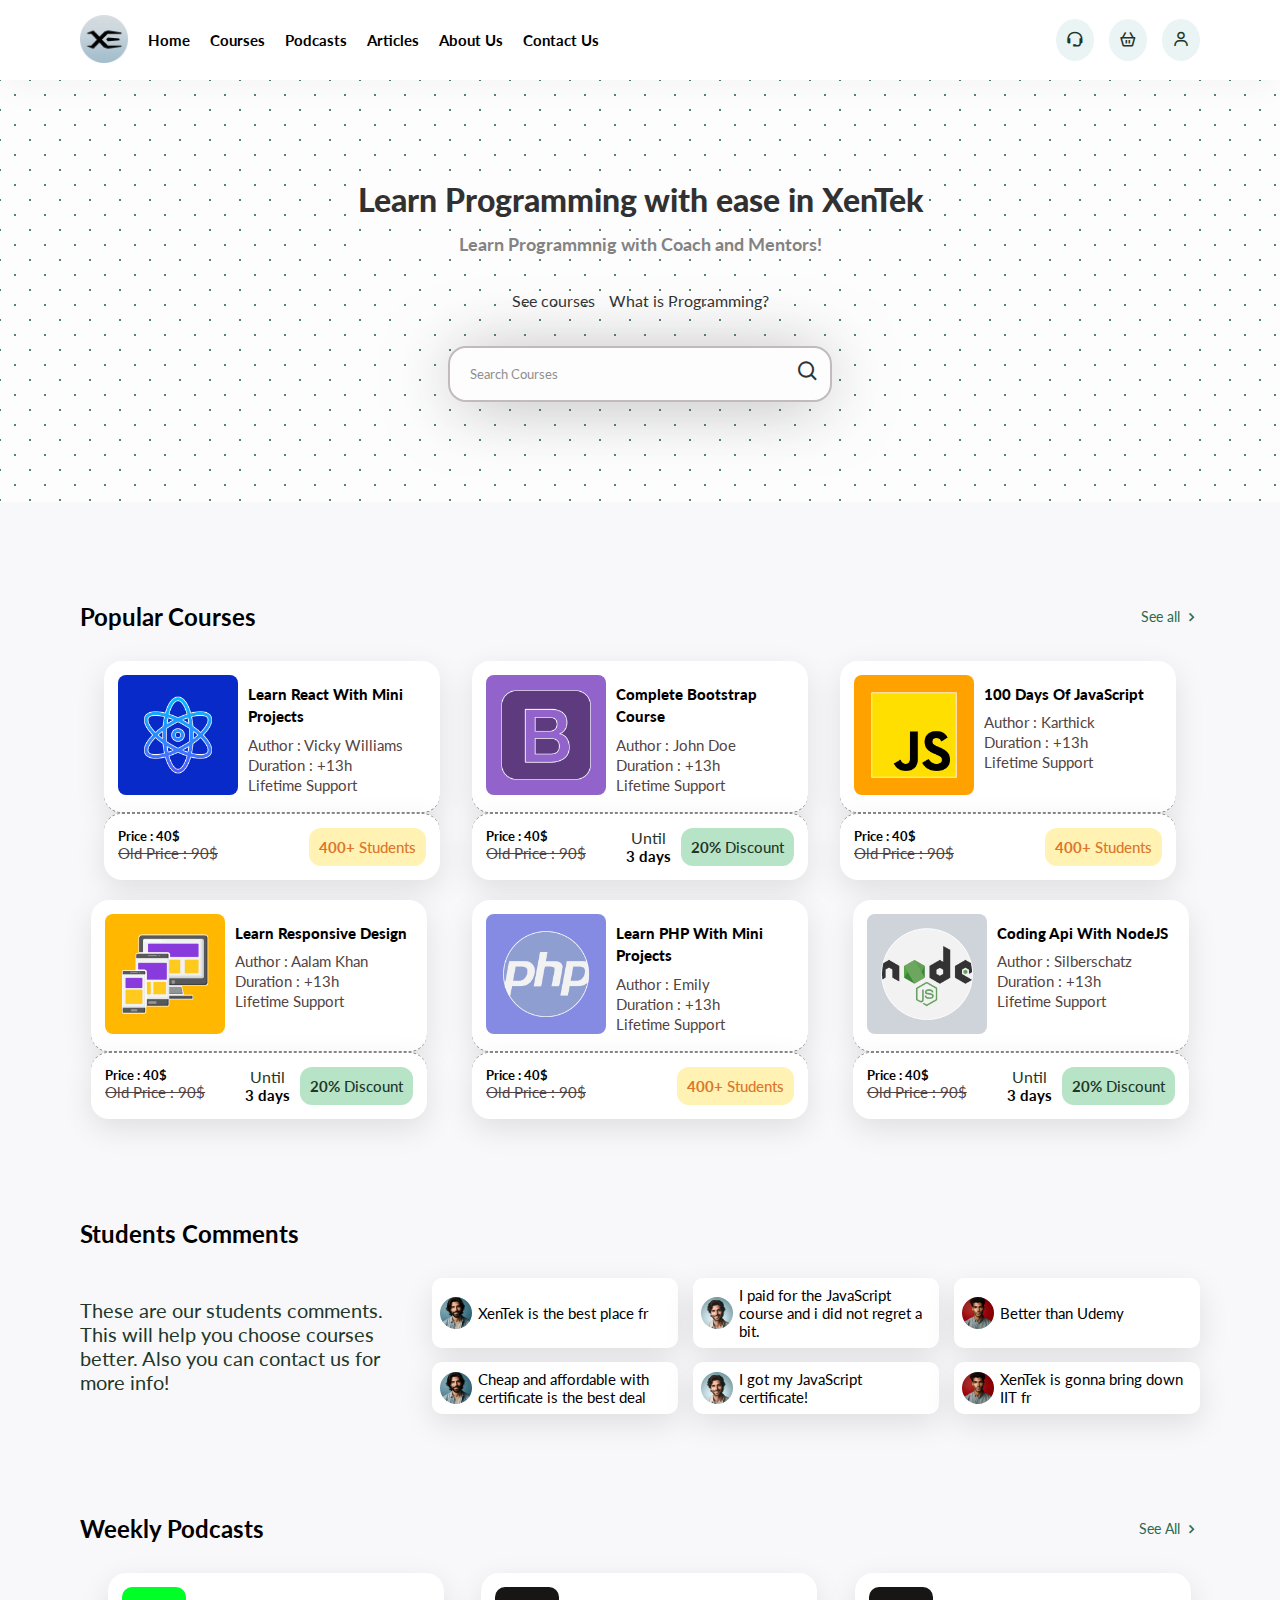
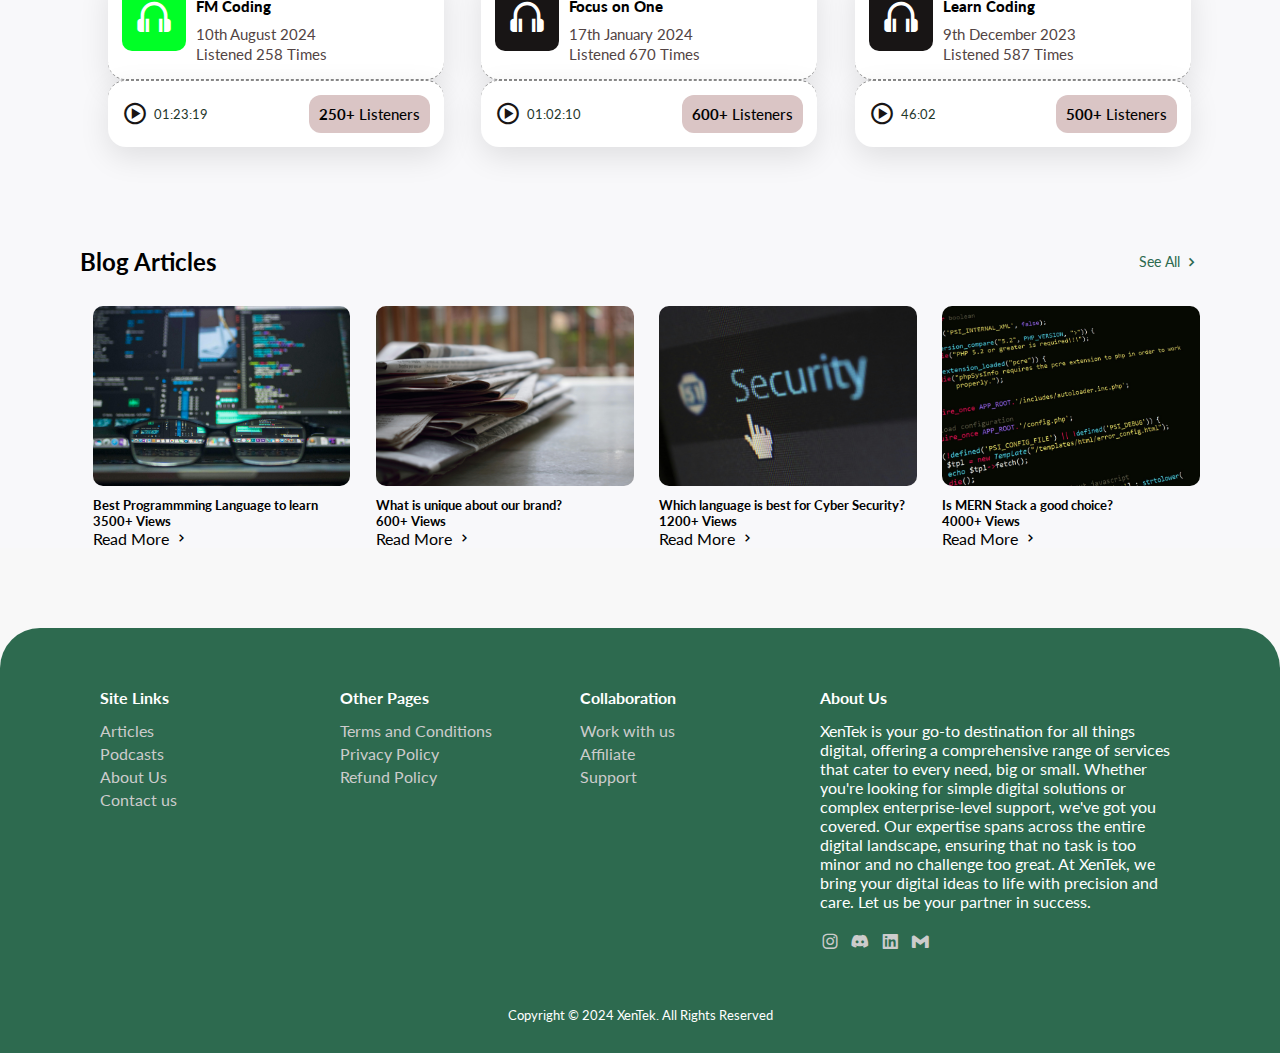
<file: index.html>
<!DOCTYPE html>
<html lang="en">
<head>
    <meta charset="UTF-8">
    <meta name="viewport" content="width=device-width, initial-scale=1.0">
    <link href='https://unpkg.com/boxicons@2.1.4/css/boxicons.min.css' rel='stylesheet'>
    <link rel="stylesheet" href="style.css">
    <link rel="icon" href="assests/xenon_black-removebg-preview-removebg-preview-modified.png">
    <title>XenTek Schools</title>
</head>
<body>
    
    <nav>
        <div class="left">
            <div class="logo">
                <img src="assests/xenon_black-removebg-preview-removebg-preview-modified.png" alt="">
            </div>
            <div class="links">
                <a href="index.html">Home</a>
                <a href="#">Courses</a>
                <a href="#">Podcasts</a>
                <a href="#">Articles</a>
                <a href="#">About Us</a>
                <a href="#">Contact Us</a>
            </div>
        </div>

        <div class="buttons">
            <a href="#"><i class='bx bx-support'></i></a>
            <a href="#"><i class='bx bx-basket'></i></a>
            <a href="#"><i class='bx bx-user'></i></a>
        </div>
    </nav>

    <header>
        <div class="info">
            <h1>Learn Programming with ease in XenTek</h1>
            <p>Learn Programmnig with Coach and Mentors!</p>
        </div>

        <div class="buttons">
            <a href="#" class="see-all">See courses</a>
            <a href="whatiscoding.html" target="_blank" class="what-coding">What is Programming?</a>
        </div>
        <div class="search">
            <input type="text" placeholder="Search Courses">
            <button><i class='bx bx-search'></i></button>
        </div>
    </header>

    <div class="content">
        <div class="separator">
            <h2>Popular Courses</h2>
            <a href="#">See all <i class='bx bx-chevron-right'></i></a>
        </div>

        <div class="courses">
            <a href="#">
                <div class="item">
                    <div class="top">
                        <img src="assests/course-1.jpg">
                        <div class="info">
                            <a href="#">Learn React With Mini Projects</a>
                            <p>Author : Vicky Williams</p>
                            <p>Duration : +13h</p>
                            <p>Lifetime Support</p>
                        </div>
                    </div>
                    <div class="bottom">
                        <div class="price">
                            <h5>Price : 40$</h5>
                            <p>Old Price : 90$</p>
                        </div>
                        <h5 class="tag"><span>400+</span> Students</h5>
                    </div>
                </div>
            </a>
            <a href="#">
                <div class="item">
                    <div class="top">
                        <img src="assests/course-2.jpg">
                        <div class="info">
                            <a href="#">Complete Bootstrap Course</a>
                            <p>Author : John Doe</p>
                            <p>Duration : +13h</p>
                            <p>Lifetime Support</p>
                        </div>
                    </div>
                    <div class="bottom">
                        <div class="price">
                            <h5>Price : 40$</h5>
                            <p>Old Price : 90$</p>
                        </div>
                        <div class="discount">
                            <div class="time">
                                <p>Until</p>
                                <h5>3 days</h5>
                            </div>
                            <h5><span>20%</span> Discount</h5>
                        </div>
                    </div>
                </div>
            </a>
            <a href="#">
                <div class="item">
                    <div class="top">
                        <img src="assests/course-3.jpg">
                        <div class="info">
                            <a href="#">100 Days Of JavaScript</a>
                            <p>Author : Karthick</p>
                            <p>Duration : +13h</p>
                            <p>Lifetime Support</p>
                        </div>
                    </div>
                    <div class="bottom">
                        <div class="price">
                            <h5>Price : 40$</h5>
                            <p>Old Price : 90$</p>
                        </div>
                        <h5 class="tag"><span>400+</span> Students</h5>
                    </div>
                </div>
            </a>
            <a href="#">
                <div class="item">
                    <div class="top">
                        <img src="assests/course-4.jpg">
                        <div class="info">
                            <a href="#">Learn Responsive Design</a>
                            <p>Author : Aalam Khan</p>
                            <p>Duration : +13h</p>
                            <p>Lifetime Support</p>
                        </div>
                    </div>
                    <div class="bottom">
                        <div class="price">
                            <h5>Price : 40$</h5>
                            <p>Old Price : 90$</p>
                        </div>
                        <div class="discount">
                            <div class="time">
                                <p>Until</p>
                                <h5>3 days</h5>
                            </div>
                            <h5><span>20%</span> Discount</h5>
                        </div>
                    </div>
                </div>
            </a>
            <a href="#">
                <div class="item">
                    <div class="top">
                        <img src="assests/course-5.jpg">
                        <div class="info">
                            <a href="#">Learn PHP With Mini Projects</a>
                            <p>Author : Emily</p>
                            <p>Duration : +13h</p>
                            <p>Lifetime Support</p>
                        </div>
                    </div>
                    <div class="bottom">
                        <div class="price">
                            <h5>Price : 40$</h5>
                            <p>Old Price : 90$</p>
                        </div>
                        <h5 class="tag"><span>400+</span> Students</h5>
                    </div>
                </div>
            </a>       
            <a href="#">
                <div class="item">
                    <div class="top">
                        <img src="assests/course-6.jpg">
                        <div class="info">
                            <a href="#">Coding Api With NodeJS</a>
                            <p>Author : Silberschatz</p>
                            <p>Duration : +13h</p>
                            <p>Lifetime Support</p>
                        </div>
                    </div>
                    <div class="bottom">
                        <div class="price">
                            <h5>Price : 40$</h5>
                            <p>Old Price : 90$</p>
                        </div>
                        <div class="discount">
                            <div class="time">
                                <p>Until</p>
                                <h5>3 days</h5>
                            </div>
                            <h5><span>20%</span> Discount</h5>
                        </div>
                    </div>
                </div>
            </div>
            </a>
            

        <div class="separator">
            <h2>Students Comments</h2>
        </div>

        <div class="comments">
            <p>These are our students comments. This will help you choose courses better. Also you can contact us for
                more info!</p>
                <div class="right">
                    <div class="item">
                        <img src="assests/profile-1.png" alt="">
                        <p>XenTek is the best place fr</p>
                    </div>
                    <div class="item">
                        <img src="assests/profile-2.png" alt="">
                        <p>I paid for the JavaScript course and i did not regret a bit.</p>
                    </div>
                    <div class="item">
                        <img src="assests/profile-3.png" alt="">
                        <p>Better than Udemy</p>
                    </div>
                    <div class="item">
                        <img src="assests/profile-1.png" alt="">
                        <p>Cheap and affordable with certificate is the best deal</p>
                    </div>
                    <div class="item">
                        <img src="assests/profile-2.png" alt="">
                        <p>I got my JavaScript certificate!</p>
                    </div>
                    <div class="item">
                        <img src="assests/profile-3.png" alt="">
                        <p>XenTek  is gonna bring down IIT fr</p>
                    </div>
                </div>
        </div>

        <div class="separator">
            <h2>Weekly Podcasts</h2>
            <a href="#">See All <i class='bx bx-chevron-right'></i></a>
        </div>

        <div class="podcasts">
            <a href="#">
                <div class="item">
                    <div class="top">
                        <i class='bx bx-headphone'></i>
                        <div class="info">
                            <a href="#">FM Coding</a>
                            <p>10th August 2024</p>
                            <p>Listened 258 Times</p>
                        </div>
                    </div>
    
                    <div class="bottom">
                        <div class="duration">
                            <i class='bx bx-play-circle'></i>
                            <p>01:23:19</p>
                        </div>
                        <h5 class="tag"><span>250+</span> Listeners</h5>
                    </div>
                </div>
            </a>
            
            <a href="#">
                <div class="item">
                    <div class="top">
                        <i class='bx bx-headphone'></i>
                        <div class="info">
                            <a href="#">Focus on One</a>
                            <p>17th January 2024</p>
                            <p>Listened 670 Times</p>
                        </div>
                    </div>
    
                    <div class="bottom">
                        <div class="duration">
                            <i class='bx bx-play-circle'></i>
                            <p>01:02:10</p>
                        </div>
                        <h5 class="tag"><span>600+</span> Listeners</h5>
                    </div>
                </div>
            </a>
            
            <a href="#">
                <div class="item">
                    <div class="top">
                        <i class='bx bx-headphone'></i>
                        <div class="info">
                            <a href="#">Learn Coding</a>
                            <p>9th December 2023</p>
                            <p>Listened 587 Times</p>
                        </div>
                    </div>
    
                    <div class="bottom">
                        <div class="duration">
                            <i class='bx bx-play-circle'></i>
                            <p>46:02</p>
                        </div>
                        <h5 class="tag"><span>500+</span> Listeners</h5>
                    </div>
                </div>
            </a>
            
        </div>

        <div class="separator">
            <h2>Blog Articles</h2>
            <a href="#">See All <i class='bx bx-chevron-right'></i></a>
        </div>

        <div class="articles">
            <a href="#">
                <div class="item">
                    <div class="top">
                        <img src="assests/art-1.jpg" alt="" title="Read More">
                        <h5>Best Programmming Language to learn</h5>
                    </div>
                    <div class="bottom">
                        <h5><span>3500+</span> Views</h5>
                        <a href="#">Read More <i class='bx bx-chevron-right'></i></a>
    
                    </div>
                </div>
            </a>
            
            <a href="#">
                <div class="item">
                    <div class="top">
                        <img src="assests/art-2.jpg" alt="" title="Read More">
                        <h5>What is unique about our brand?</h5>
                    </div>
                    <div class="bottom">
                        <h5><span>600+</span> Views</h5>
                        <a href="#">Read More <i class='bx bx-chevron-right'></i></a>
    
                    </div>
                </div>
            </a>
            
            <a href="#">
                <div class="item">
                    <div class="top">
                        <img src="assests/art-3.jpg" alt="" title="Read More">
                        <h5>Which language is best for Cyber Security?</h5>
                    </div>
                    <div class="bottom">
                        <h5><span>1200+</span> Views</h5>
                        <a href="#">Read More <i class='bx bx-chevron-right'></i></a>
    
                    </div>
                </div>
            </a>
            
            <a href="#">
                <div class="item">
                    <div class="top">
                        <img src="assests/art-4.jpg" alt="" title="Read More">
                        <h5>Is MERN Stack a good choice?</h5>
                    </div>
                    <div class="bottom">
                        <h5><span>4000+</span> Views</h5>
                        <a href="#">Read More <i class='bx bx-chevron-right'></i></a>
    
                    </div>
                </div>
            </a>

        </div>
    </div>

    <footer>
        <div class="columns">
            <div class="col">
                <h5>Site Links</h5>
                <a href="#">Articles</a>
                <a href="#">Podcasts</a>
                <a href="#">About Us</a>
                <a href="#">Contact us</a>
            </div>

            <div class="col">
                <h5>Other Pages</h5>
                <a href="#">Terms and Conditions</a>
                <a href="#">Privacy Policy</a>
                <a href="#">Refund Policy</a>
            </div>

            <div class="col">
                <h5>Collaboration</h5>
                <a href="#">Work with us</a>
                <a href="#">Affiliate</a>
                <a href="#">Support</a>
            </div>

            <div class="col last">
                <h5>About Us</h5>
                <p>XenTek is your go-to destination for all things digital, offering a comprehensive range of services that cater to every need, big or small. Whether you're looking for simple digital solutions or complex enterprise-level support, we've got you covered. Our expertise spans across the entire digital landscape, ensuring that no task is too minor and no challenge too great. At XenTek, we bring your digital ideas to life with precision and care. Let us be your partner in success.</p>
                <div class="social-links">
                    <a href="#"><i class='bx bxl-instagram' ></i></a>
                    <a href="#"><i class='bx bxl-discord-alt'></i></a>
                    <a href="#"><i class='bx bxl-linkedin-square'></i></a>
                    <a href="#"><i class='bx bxl-gmail'></i></a>
                </div>
            </div>
        </div>
        <div class="copyright">
            <p>Copyright © 2024 XenTek. All Rights Reserved </p>
        </div>
    </footer>

</body>
</html>
</file>
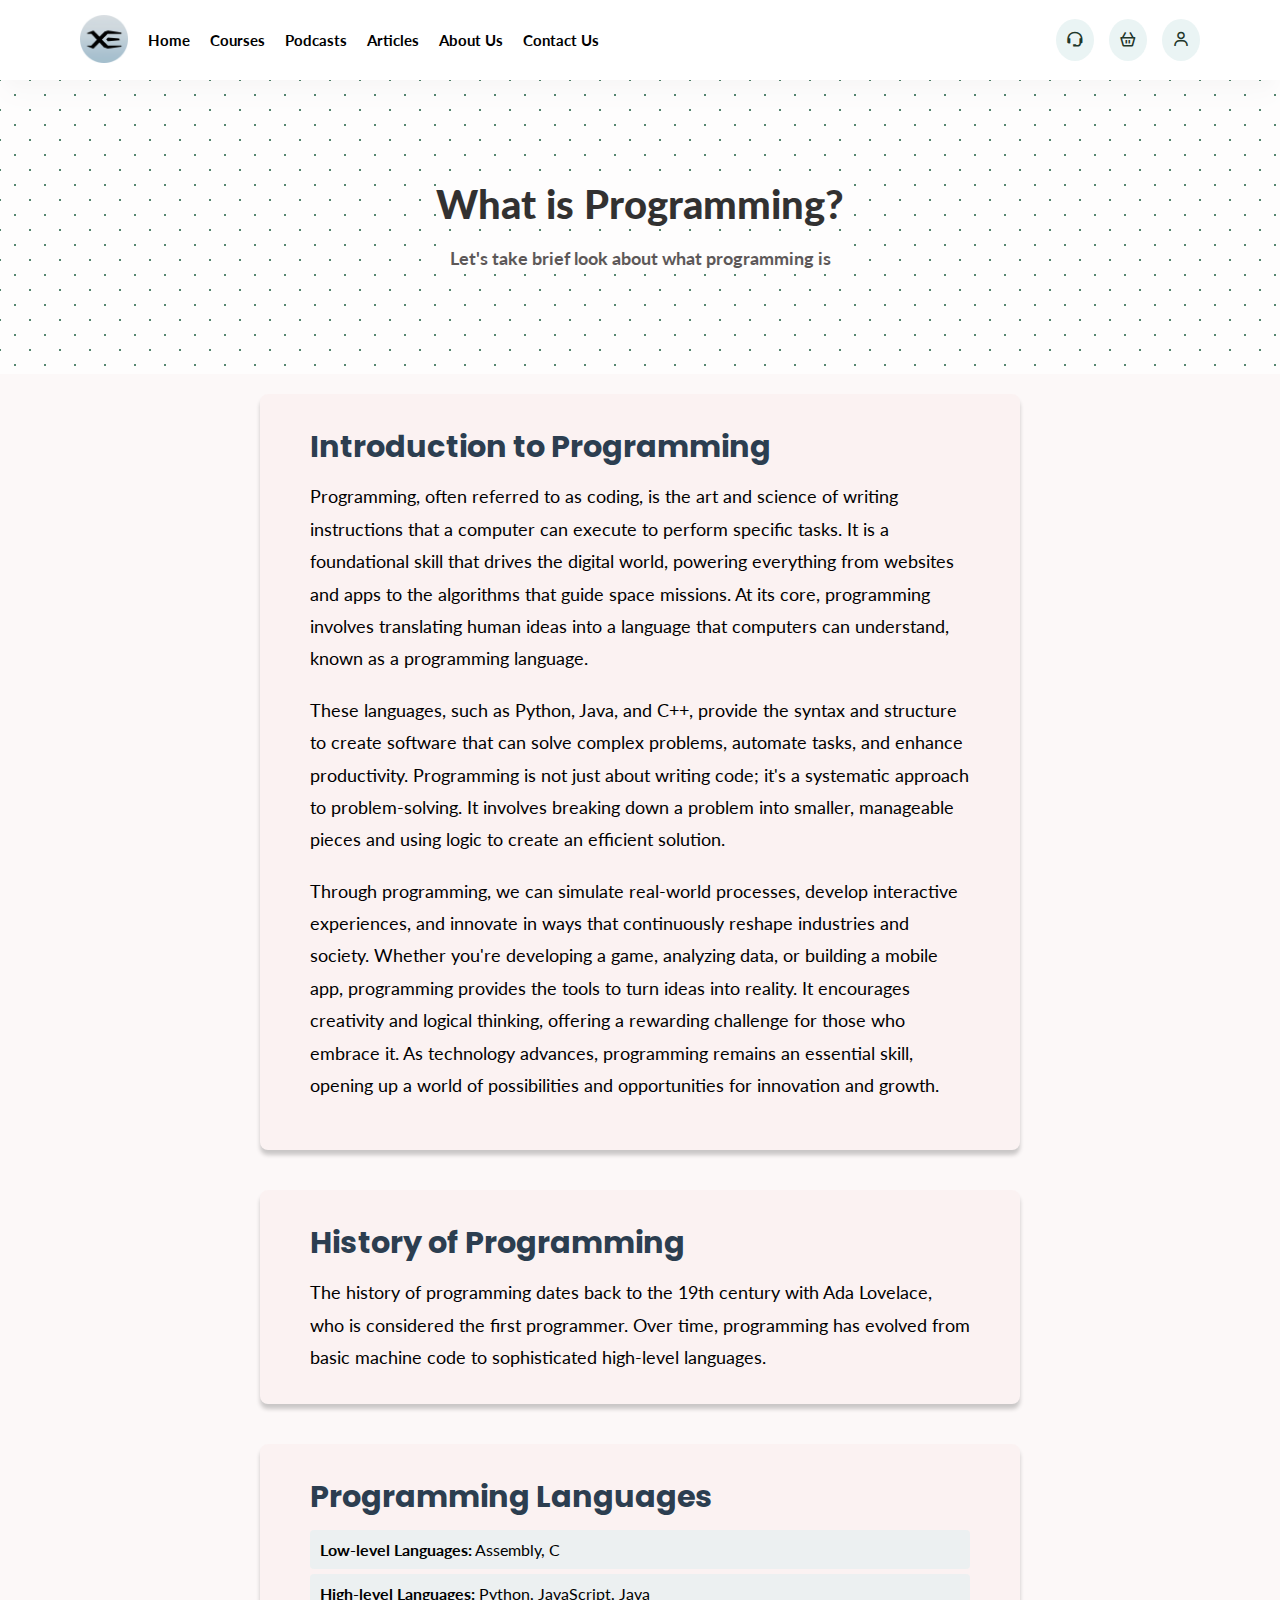
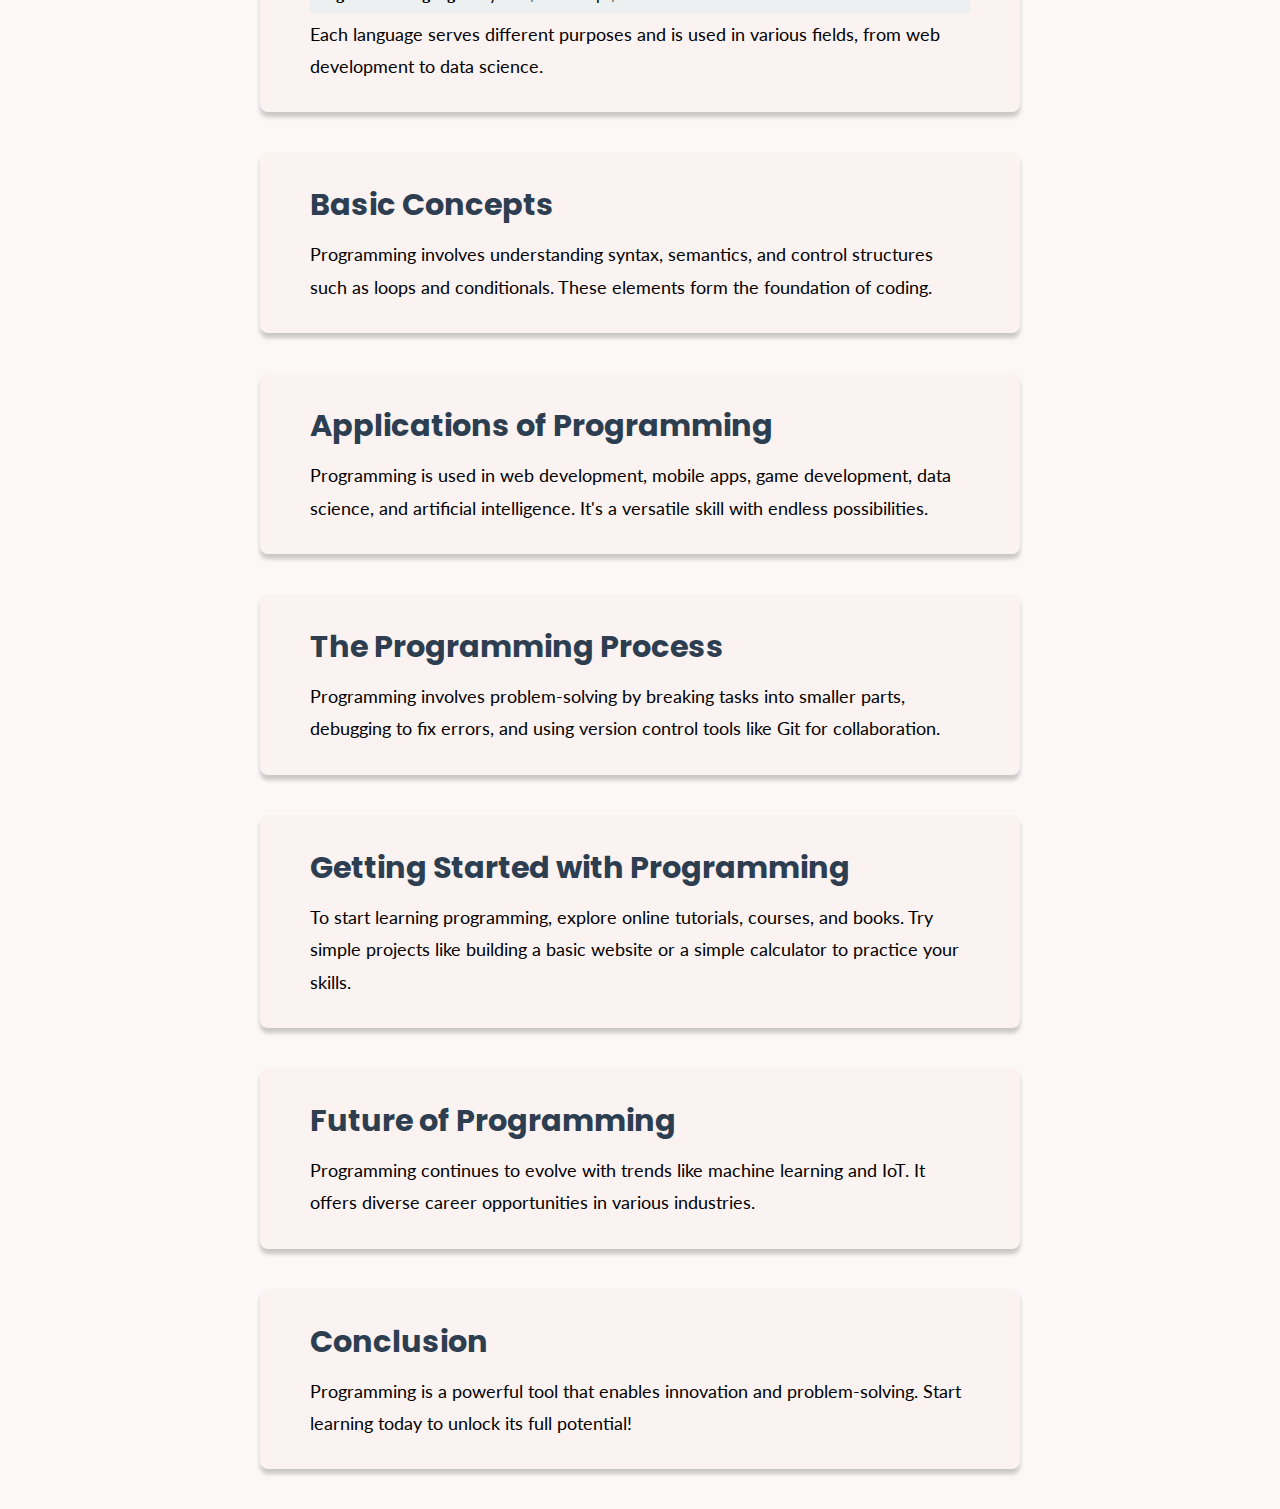
<file: whatiscoding.html>
<!DOCTYPE html>
<html lang="en">
<head>
    <meta charset="UTF-8">
    <meta name="viewport" content="width=device-width, initial-scale=1.0">
    <link href='https://unpkg.com/boxicons@2.1.4/css/boxicons.min.css' rel='stylesheet'>
    <link rel="stylesheet" href="whatcode.css">
    <title>What is Programming | XenTek</title>
    <link rel="icon" href="assests/xenon_black-removebg-preview-removebg-preview-modified.png">
</head>
<body>
    <nav>
        <div class="left">
            <div class="logo">
                <img src="assests/xenon_black-removebg-preview-removebg-preview-modified.png" alt="">
            </div>
            <div class="links">
                <a href="#">Home</a>
                <a href="#">Courses</a>
                <a href="#">Podcasts</a>
                <a href="#">Articles</a>
                <a href="#">About Us</a>
                <a href="#">Contact Us</a>
            </div>
        </div>

        <div class="buttons">
            <a href="#"><i class='bx bx-support'></i></a>
            <a href="#"><i class='bx bx-basket'></i></a>
            <a href="#"><i class='bx bx-user'></i></a>
        </div>
    </nav>

    <header>
        <div class="top-text">
            <h1>What is Programming?</h1>
            <p>Let's take brief look about what programming is</p>
        </div>
    </header>

    <main>
        <section id="introduction">
            <h2>Introduction to Programming</h2>
            <p>Programming, often referred to as coding, is the art and science of writing instructions that a computer can execute to perform specific tasks. It is a foundational skill that drives the digital world, powering everything from websites and apps to the algorithms that guide space missions. At its core, programming involves translating human ideas into a language that computers can understand, known as a programming language.</p><br>

            <p>These languages, such as Python, Java, and C++, provide the syntax and structure to create software that can solve complex problems, automate tasks, and enhance productivity. Programming is not just about writing code; it's a systematic approach to problem-solving. It involves breaking down a problem into smaller, manageable pieces and using logic to create an efficient solution.</p><br>
                
            <p>Through programming, we can simulate real-world processes, develop interactive experiences, and innovate in ways that continuously reshape industries and society. Whether you're developing a game, analyzing data, or building a mobile app, programming provides the tools to turn ideas into reality. It encourages creativity and logical thinking, offering a rewarding challenge for those who embrace it. As technology advances, programming remains an essential skill, opening up a world of possibilities and opportunities for innovation and growth.</p><br>
                
            
        </section>

        <section id="history">
            <h2>History of Programming</h2>
            <p>The history of programming dates back to the 19th century with Ada Lovelace, who is considered the first programmer. Over time, programming has evolved from basic machine code to sophisticated high-level languages.</p>
        </section>

        <section id="languages">
            <h2>Programming Languages</h2>
            <ul>
                <li><strong>Low-level Languages:</strong> Assembly, C</li>
                <li><strong>High-level Languages:</strong> Python, JavaScript, Java</li>
            </ul>
            <p>Each language serves different purposes and is used in various fields, from web development to data science.</p>
        </section>

        <section id="concepts">
            <h2>Basic Concepts</h2>
            <p>Programming involves understanding syntax, semantics, and control structures such as loops and conditionals. These elements form the foundation of coding.</p>
        </section>

        <section id="applications">
            <h2>Applications of Programming</h2>
            <p>Programming is used in web development, mobile apps, game development, data science, and artificial intelligence. It's a versatile skill with endless possibilities.</p>
        </section>

        <section id="process">
            <h2>The Programming Process</h2>
            <p>Programming involves problem-solving by breaking tasks into smaller parts, debugging to fix errors, and using version control tools like Git for collaboration.</p>
        </section>

        <section id="getting-started">
            <h2>Getting Started with Programming</h2>
            <p>To start learning programming, explore online tutorials, courses, and books. Try simple projects like building a basic website or a simple calculator to practice your skills.</p>
        </section>

        <section id="future">
            <h2>Future of Programming</h2>
            <p>Programming continues to evolve with trends like machine learning and IoT. It offers diverse career opportunities in various industries.</p>
        </section>

        <section id="conclusion">
            <h2>Conclusion</h2>
            <p>Programming is a powerful tool that enables innovation and problem-solving. Start learning today to unlock its full potential!</p>
        </section>
    </main>


</body>
</html>
</file>
<file: style.css>
@import url('https://fonts.googleapis.com/css2?family=Lato:ital,wght@0,100;0,300;0,400;0,700;0,900;1,100;1,300;1,400;1,700;1,900&family=Poppins:ital,wght@0,100;0,200;0,300;0,400;0,500;0,600;0,700;0,800;0,900;1,100;1,200;1,300;1,400;1,500;1,600;1,700;1,800;1,900&display=swap');

*{
    margin: 0;
    padding: 0;
    box-sizing: border-box;
    font-family: "Lato";
}

a{
    text-decoration: none;
    color: #000;
    transition: all 0.3s ease;
}

a:hover{
    color: #4361ee;
}

body{
    background-color: #f8f8f8;
}

nav{
    display: flex;
    align-items: center;
    justify-content: space-between;
    height: 80px;
    padding: 0 80px;
    background-color: #fff;
    box-shadow: rgba(0, 0, 0, 0.1) 0px 20px 25px -5px, rgba(0, 0, 0, 0.04) 0px 10px 10px -5px;
}

nav .left{
    display: flex;
    align-items: center;
    gap: 20px;
}

nav .left .logo img{
    width: 48px;
    height: 48px;
    object-fit: cover;
}

nav .left .links{
    display: flex;
    gap: 20px;
    font-size: 15px;
    font-weight: bold;
}

nav .buttons{
    display: flex;
    gap: 15px;
}

nav .buttons a{
    background-color: #eaf4f4;
    padding: 10px;
    color: #1f372a;
    border-radius: 50%;
    font-size: 18px;
}

header{
    display: flex;
    align-items: center;
    flex-direction: column;
    padding: 100px 0;
    justify-content: center;
    text-align: center;
    gap: 26px;
    background-color: #fff;
    opacity: 0.8;
    background-image: radial-gradient(#2d6a4f 0.75px, transparent 0.75px),
    radial-gradient(#2d6a4f 0.75px, #ffff 0.75px);
    background-size: 30px 30px;
    background-position:  0 0, 15px 15px;
}

header .info h1{
    font-weight: 900;
    background: #fff;
}

header .info p{
    color: #666;
    font-size: 18px;
    margin-top: 14px;
    font-weight: bold;
    background: #fff;
}

header .buttons{
    display: flex;
    margin-top: 10px;
    gap: 14px;
}

header .buttons button{
    border: 2px solid #524444;
    padding: 8px;
    width: 140px;
    border-radius: 10px;
    background-color: #777;
    color: #fff;
    cursor: pointer;
    font-weight: bold;
}

header .buttons button.see-all{
    background-color: #2d6a4f;
}

header .search{
    margin-top: 10px;
    position: relative;
    width: 30%;
}

header .search input{
    width: 100%;
    padding: 18px 20px;
    border: 2px solid #b5adad;
    border-radius: 18px;
    box-shadow: 0px 4px 70px -10px rgba(0, 0, 0, 0.5);
    outline: none;
}

header .search button{
    position: absolute;
    right: 0;
    padding: 12px;
    font-size: 24px;
    border: none;
    background-color: transparent;
    cursor: pointer;
}

.content{
    background-color: #f8f8fa;
    padding: 100px 80px 0px;
}

.content .separator{
    display: flex;
    align-items: center;
    justify-content: space-between;
    margin-bottom: 30px;
}

.content .separator a{
    display: flex;
    align-items: center;
    gap: 2px;
    color: #2d6a4f;
    font-size: 14px;
}

.content .separator a i{
    font-size: 18px;
}

.content .courses,
.content .podcasts{
    display: flex;
    justify-content: space-around;
    flex-wrap: wrap;
    row-gap: 20px;
    margin-bottom: 100px;
}

.content .courses .item,
.content .podcasts .item{
    width: 30%;
}

.content .courses .item .top,
.content .courses .item .bottom,
.content .podcasts .item .top,
.content .podcasts .item .bottom{
    display: flex;
    gap: 10px;
    background-color: #fff;
    padding: 14px;
    box-shadow: 0px 10px 30px rgba(0, 0, 0, 0.1);
    border-radius: 18px;
    border-bottom: 1px dashed #888;
}

.content .courses .item .top img{
    width: 120px;
    height: 120px;
    object-fit: cover;
    border-radius: 8px;
}

.content .courses .item .top .info a,
.content .podcasts .item .top .info a{
    display: block;
    font-size: 15px;
    font-weight: 900;
    margin-bottom: 8px;
    line-height: 1.4rem;
}

.content .courses .item .top .info p,
.content .podcasts .item .top .info p{
    color: #524444;
    font-size: 15px;
    margin-bottom: 2px;
}

.content .courses .item .bottom,
.content .podcasts .item .bottom{
    border-bottom: none;
    justify-content: space-between;
    border-top: 1px dashed #888;
}

.content .courses .item .bottom .price p{
    color: #524444;
    font-size: 15px;
    text-decoration: line-through;
}

.content .courses .item .bottom h5.tag,
.content .courses .item .bottom .discount >h5,
.content .podcasts .item .bottom h5{
    font-weight: 500;
    background-color: #fff2b2;
    color: #db762c;
    padding: 10px;
    border-radius: 12px;
    font-size: 15px;
}

.content .courses .item .bottom h5.tag span,
.content .courses .item .bottom .discount >h5 span,
.content .podcasts .item .bottom h5 span{
    font-weight: bold;
}

.content .courses .item .bottom .discount{
    display: flex;
    gap: 10px;
}

.content .courses .item .bottom .discount >h5{
    background-color: #b7e4c7;
    color: #1f372a;
}
.content .courses .item .bottom .discount .time{
    text-align: center;
}

.content .courses .item .bottom .discount .time p{
    color: #1f372a;
}

.content .courses .item .bottom .discount .time h5{
    font-size: 15px;
}

.content .comments{
    display: flex;
    align-items: center;
    justify-content: space-between;
    margin:  0 0 100px;
    gap: 30px;
}

.content .comments > p{
    width: 65%;
    color: #1f372a;
    font-size: 20px;
}

.content .comments .right{
    display: flex;
    justify-content: space-between;
    flex-wrap: wrap;
    row-gap: 14px;
}

.content .comments .right .item{
    display: flex;
    align-items: center;
    gap: 6px;
    background-color: #fff;
    padding: 8px;
    width: 32%;
    box-shadow: 0 10px 30px rgba(0, 0, 0, 0.1);
    border-radius: 10px;
}

.content .comments .right .item img{
    height: 32px;
    width: 32px;
    border-radius: 50%;
    object-fit: cover;
}

.content .comments .right .item p{
    font-size: 15px;
}

 .item .top i{
    font-size: 40px;
    background-color: #181515;
    padding: 12px;
    color: #fff;
    border-radius: 10px;
}

.content .podcasts .item:nth-child(2) .top i{
    background-color: #00ff26;
}

.content .podcasts .item:nth-child(3) .top i{
    background-color: #00aaff;
}

.content .podcasts .item .bottom .duration{
    display: flex;
    align-items: center;
    gap: 6px;
}

.content .podcasts .item .bottom .duration i{
    font-size: 26px;
    color: #181515;
}

.content .podcasts .item .bottom .duration p{
    color: #1f372a;
    font-size: 13px;
}

.content .podcasts .item .bottom h5{
    background-color: #dac5c5;
    color: #020202;
}

.content .articles{
    display: flex;
    justify-content: space-between;
    margin-bottom: 80px;
    flex-wrap: wrap;
    row-gap: 20px;
}

.content .articles .item{
    width: 23%;
}

.content .articles .item .top{
    flex-direction: column;
}

.content .articles .item .top img{
    width: 100%;
    height: 180px;
    object-fit: cover;
    border-radius: 10px;
    margin-bottom: 8px;
}

footer{
    display: flex;
    flex-direction: column;
    align-items: center;
    padding: 60px 100px 30px;
    background-color: #2d6a4f;
    color: #fff;
    border-radius: 40px 40px 0 0;
}

footer .columns{
    display: flex;
    justify-content: space-around;
}

footer .columns .col{
    display: flex;
    flex-direction: column;
    flex: 2;
}

footer .columns .col.last{
    flex: 3;
}

footer .columns .col h5{
    margin-bottom: 14px;
    font-size: 16px;
}

footer .columns .col a{
    margin-bottom: 4px;
    color: #ccc;
    font-size: 16px;
}

footer .columns .col a:hover{
    color: #fff;
}

footer .columns .col.last .social-links{
    display: flex;
    align-items: center;
    gap: 10px;
    margin-top: 20px;
}

footer .columns .col.last .social-links i{
    font-size: 20px;
    cursor: pointer;
}

footer .copyright{
    margin-top: 50px;
    font-size: 13px;
}

@media screen and (max-width:1200px) {
    
    nav{
        padding: 0 60px;
    }

    header .search{
        width: 50%;
    }

    .content{
        padding: 100px 60px 0;
    }

    .content .courses .item .top,
    .content .courses .item .bottom,
    .content .articles .item .bottom{
        flex-direction: column;
    }

    .content .courses .item .top img{
        width: 100%;
        height: 180px;
    }

    .content .courses .item .bottom .price{
        text-align: center;
    }

    .content .courses .item .bottom .discount{
        justify-content: space-between;
    }

    .content .courses .item .bottom h5.tag{
        text-align: center;
    }

    .content .courses .item .bottom .discount > h5{
        width: 70%;
        text-align: center;
    }

    .content .comments{
        flex-direction: column;
    }

    .content .comments > p{
        width: 100%;
        font-size: 16px;
    }

}

@media screen and (max-width: 940px) {
    
    nav .left .logo{
        display: none;
    }

    .content .courses .item,
    .content .articles .item{
        width: 45%;
    }

    .content .courses .item .bottom .discount > h5{
        width: 80%;
    }

    .content .comments .right .item{
        width: 48%;
    }

    .content .podcasts .item .top,
    .content .podcasts .item .bottom{
        flex-direction: column;
    }

    .content .podcasts .item .top i{
        text-align: center;
        padding: 18px;
    }

    .content .podcasts .item .bottom{
        text-align: center;
    }

    .content .articles .item .top img{
        height: 220px;
    }

    footer{
        padding: 60px 70px 30px;
    }

    footer .columns{
        flex-wrap: wrap;
        row-gap: 20px;
    }

    footer .columns .col,
    footer .columns .col.last{
        width: 45%;
        flex: none;
    }

}

@media screen and (max-width:768px) {
    
    nav{
        padding: 0 30px;
    }

    nav .left .links{
        font-size: 13px;
        gap: 14px;
    }

    nav .buttons a:first-child{
        display: none;
    }

    header .info h1{
        font-size: 26px;
    }

    header .info p{
        font-size: 16px;
    }

    header .search{
        width: 70%;
    }

    .content{
        padding: 100px 30px 0;
    }

    .content .courses .item .top{
        height: 324px;
    }

    .content .courses .item .bottom .discount .time{
        display: none;
    }

    .content .courses .item .bottom .discount > h5{
        width: 100%;
    }

    .content .articles .item .top img{
        height: 160px;
    }

    footer{
        padding: 60px 50px 30px;
    }

}

@media screen and (max-width:576px) {
    
    nav .left .links a:nth-child(5),
    nav .left .links a:nth-child(6){
        display: none;
    }

    .content .courses .item .top .info a,
    .content .podcasts .item .top .info a{
        font-size: 14px;
    }

    .content .comments .right .item p{
        font-size: 13px;
    }

    .content .podcasts .item .top .info p{
        font-size: 11px;
    }

    .content .podcasts .item .bottom .duration i{
        font-size: 20px;
    }

    footer{
        padding: 60px 30px 30px;
    }

}
</file>
<file: whatcode.css>
@import url('https://fonts.googleapis.com/css2?family=Lato:ital,wght@0,100;0,300;0,400;0,700;0,900;1,100;1,300;1,400;1,700;1,900&family=Poppins:ital,wght@0,100;0,200;0,300;0,400;0,500;0,600;0,700;0,800;0,900;1,100;1,200;1,300;1,400;1,500;1,600;1,700;1,800;1,900&display=swap');

*{
    margin: 0;
    padding: 0;
    box-sizing: border-box;
    font-family: "Lato";
}

a{
    text-decoration: none;
    color: #000;
    transition: all 0.3s ease;
}

a:hover{
    color: #4361ee;
}

body{
    background-color: #fcf8f8;
}

nav{
    display: flex;
    align-items: center;
    justify-content: space-between;
    height: 80px;
    padding: 0 80px;
    background-color: #fff;
    box-shadow: rgba(0, 0, 0, 0.1) 0px 20px 25px -5px, rgba(0, 0, 0, 0.04) 0px 10px 10px -5px;
}

nav .left{
    display: flex;
    align-items: center;
    gap: 20px;
}

nav .left .logo img{
    width: 48px;
    height: 48px;
    object-fit: cover;
}

nav .left .links{
    display: flex;
    gap: 20px;
    font-size: 15px;
    font-weight: bold;
    font-family: "Lato";
}

nav .buttons{
    display: flex;
    gap: 15px;
}

nav .buttons a{
    background-color: #eaf4f4;
    padding: 10px;
    color: #1f372a;
    border-radius: 50%;
    font-size: 18px;
}

header{
    display: flex;
    align-items: center;
    flex-direction: column;
    padding: 100px 0;
    justify-content: center;
    text-align: center;
    gap: 26px;
    background-color: #fff;
    opacity: 0.8;
    background-image: radial-gradient(#2d6a4f 0.75px, transparent 0.75px),
    radial-gradient(#2d6a4f 0.75px, #ffffff 0.75px);
    background-size: 30px 30px;
    background-position:  0 0, 15px 15px;
}

header .top-text h1{
    font-weight: 900;
    background-color: #fff;
    font-size: 40px;
}

header .top-text p{
    color: #363131;
    font-size: 18px;
    margin-top: 14px;
    font-weight: bold;
    background: #fff;
}

main {
    max-width: 800px;
    margin: 20px auto;
    padding: 0 20px;
}

section {
    margin-bottom: 40px;
    padding: 30px 50px;
    background-color: #fbf2f2;
    border-radius: 8px;
    box-shadow: 0 5px 4px rgba(0, 0, 0, 0.2);
}

h2 {
    font-size: 1.9em;
    color: #2c3e50;
    margin-bottom: 10px;
    font-family: "Poppins";
}

p {
    font-size: 18px;
    line-height: 1.8;
}

ul {
    list-style-type: none;
    padding: 0;
}

li {
    background-color: #ecf0f1;
    margin: 5px 0;
    padding: 10px;
    border-radius: 4px;
}
</file>
